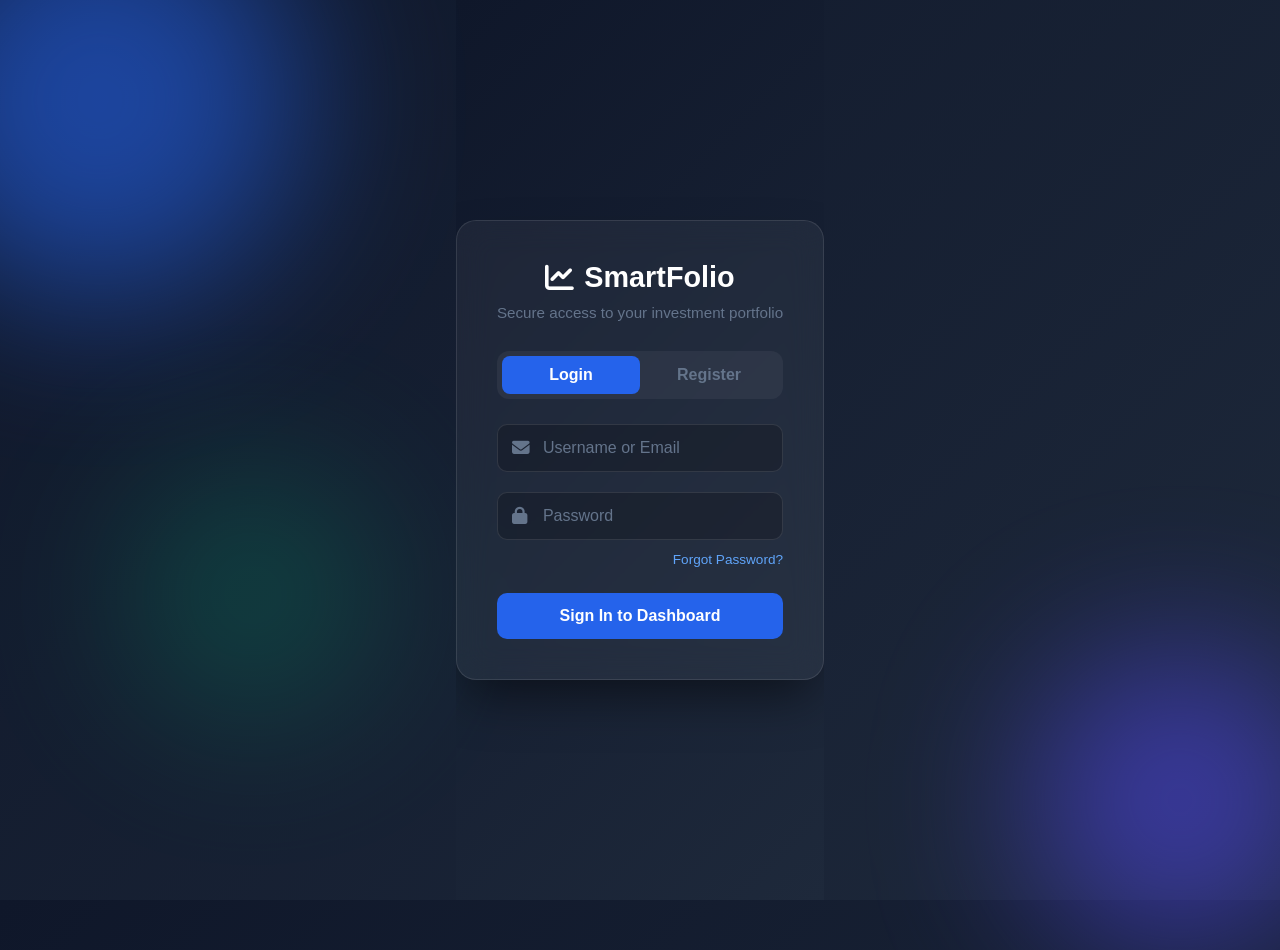
<file: about.html>
<!DOCTYPE html>
<html lang="en">
<head>
    <meta charset="UTF-8">
    <meta name="viewport" content="width=device-width, initial-scale=1.0">
    <title>About Team | Smart Digital Investment Dashboard</title>
        <!-- Auth Guard -->
    <script src="js/auth-guard.js"></script>
    <link rel="stylesheet" href="css/style.css">
    <link rel="stylesheet" href="https://cdnjs.cloudflare.com/ajax/libs/font-awesome/6.4.0/css/all.min.css">
    <style>
        .team-grid {
            display: grid;
            grid-template-columns: repeat(auto-fit, minmax(280px, 1fr));
            gap: 20px;
            margin-top: 20px;
        }
        .team-member {
            background-color: var(--bg-sidebar);
            padding: 30px;
            border-radius: 16px;
            text-align: center;
            border: 1px solid var(--border-color);
            transition: transform var(--transition-speed);
        }
        .team-member:hover {
            transform: translateY(-5px);
            border-color: var(--accent-blue);
        }
        .team-member img {
            border-radius: 50%;
            width: 100px;
            height: 100px;
            margin-bottom: 15px;
            border: 3px solid var(--accent-blue);
        }
        .team-member h3 {
            color: var(--text-primary);
            margin-bottom: 5px;
        }
        .team-member p {
            color: var(--text-secondary);
            font-size: 0.9rem;
            margin-bottom: 15px;
        }
        .role-tag {
            background-color: rgba(59, 130, 246, 0.2);
            color: var(--accent-blue);
            padding: 5px 10px;
            border-radius: 20px;
            font-size: 0.8rem;
            font-weight: bold;
        }
    </style>
</head>
<body class="dark-theme">
    <div class="dashboard-container">
        <!-- Sidebar Navigation -->
        <nav class="sidebar">
            <div class="sidebar-header">
                <h2><i class="fa-solid fa-chart-line"></i> SmartFolio</h2>
            </div>
            <ul class="nav-links">
                <li><a href="index.html"><i class="fa-solid fa-house"></i> Dashboard</a></li>
                <li><a href="investments.html"><i class="fa-solid fa-bitcoin"></i> Investments</a></li>
                <li><a href="business.html"><i class="fa-solid fa-briefcase"></i> Business Tracker</a></li>
                <li><a href="analytics.html"><i class="fa-solid fa-chart-pie"></i> Analytics</a></li>
                <li><a href="latest-stock-price.html"><i class="fa-solid fa-arrow-trend-up"></i> Latest Stock Price</a></li>
                <li><a href="pro-version.html" style="background: linear-gradient(135deg, #d4af37, #f3e5ab); color: #000; font-weight: bold; margin-bottom: 10px; box-shadow: 0 4px 15px rgba(212, 175, 55, 0.2);"><i class="fa-solid fa-crown"></i> Upgrade to Pro</a></li>
                <li class="active"><a href="about.html"><i class="fa-solid fa-users"></i> Team & About</a></li>
            </ul>
        </nav>

        <!-- Main Content -->
        <main class="main-content">
            <header class="top-navbar">
                <div class="search-bar">
                    <i class="fa-solid fa-search text-secondary" style="cursor:pointer;" onclick="document.getElementById('global-search').focus()"></i>
                    <input type="text" id="global-search" oninput="if(typeof handleSearch === 'function') handleSearch(event)" placeholder="Search assets, transactions...">
                </div>
                <div class="nav-icons" style="position: relative;">
                    <div class="dropdown-wrapper" style="position: relative; display: inline-block;">
                        <button class="icon-btn" onclick="toggleDropdown('notif-dropdown')"><i class="fa-regular fa-bell"></i><span class="badge">3</span></button>
                        <div id="notif-dropdown" class="nav-dropdown" style="display: none; position: absolute; top: 100%; right: -50px; background: var(--bg-card); border: 1px solid var(--border-color); padding: 15px; border-radius: 12px; width: 250px; box-shadow: 0 10px 15px rgba(0,0,0,0.1); z-index: 100; text-align: left;">
                            <h4 style="margin-bottom: 10px; font-size: 0.9rem; border-bottom: 1px solid var(--border-color); padding-bottom: 5px;">Notifications</h4>
                            <p style="font-size: 0.8rem; color: var(--text-secondary); margin-bottom: 8px;">🚀 Bitcoin is up 5% today!</p>
                            <p style="font-size: 0.8rem; color: var(--text-secondary); margin-bottom: 8px;">💰 Dividends received: $120.00</p>
                            <p style="font-size: 0.8rem; color: var(--text-secondary);">⚠️ Tesla stock dropped 2%.</p>
                        </div>
                    </div>
                    
                    <div class="dropdown-wrapper" style="position: relative; display: inline-block;">
                        <button class="icon-btn" onclick="toggleDropdown('msg-dropdown')"><i class="fa-regular fa-envelope"></i></button>
                        <div id="msg-dropdown" class="nav-dropdown" style="display: none; position: absolute; top: 100%; right: -20px; background: var(--bg-card); border: 1px solid var(--border-color); padding: 15px; border-radius: 12px; width: 240px; box-shadow: 0 10px 15px rgba(0,0,0,0.1); z-index: 100; text-align: left;">
                            <div style="display: flex; align-items: center; gap: 10px; margin-bottom: 12px;">
                                <img src="https://ui-avatars.com/api/?name=Creator&background=10B981&color=fff" style="width: 35px; border-radius: 50%;" alt="Creator">
                                <div>
                                    <h4 style="font-size: 0.9rem; margin: 0;">Developer</h4>
                                    <p style="font-size: 0.75rem; color: var(--text-secondary); margin: 0;">Creator & Maintainer</p>
                                </div>
                            </div>
                            <div style="font-size: 0.8rem; color: var(--text-secondary); margin-bottom: 5px;"><i class="fa-solid fa-envelope"></i> developer@example.com</div>
                            <div style="font-size: 0.8rem; color: var(--text-secondary);"><i class="fa-solid fa-phone"></i> +1 (555) 123-4567</div>
                        </div>
                    </div>

                    <div class="user-profile" style="margin-left: 10px;">
                        <img id="user-avatar" src="https://ui-avatars.com/api/?name=User&background=2563EB&color=fff" alt="User">
                    </div>
                </div>
            </header>

            <div style="display: flex; justify-content: space-between; align-items: center; margin-bottom: 25px;">
                <h1>About The Project</h1>
            </div>

            <section class="page-section">
                <h2>Objective</h2>
                <p style="color: var(--text-secondary); line-height: 1.6; margin-top: 10px;">
                    This project is a high-end Smart Digital Investment & Business Portfolio Dashboard. Designed to present a corporate, modern fintech interface, this system enables seamless tracking of both personal investments (Cryptocurrency, Stocks) and private Business Income/Expenses. It features an interactive UI with complete DOM manipulation and Local Storage persistence.
                </p>
            </section>

            <section>
                <h2>Development Team</h2>
                <div class="team-grid">
                    <div class="team-member">
                        <img src="https://ui-avatars.com/api/?name=Member+1&background=8B5CF6&color=fff" alt="Member 1">
                        <h3>Member 1</h3>
                        <p>UI & Layout Design</p>
                        <span class="role-tag">Dashboard & CSS</span>
                    </div>
                    <div class="team-member">
                        <img src="https://ui-avatars.com/api/?name=Member+2&background=10B981&color=fff" alt="Member 2">
                        <h3>Member 2</h3>
                        <p>Investment Logic</p>
                        <span class="role-tag">Crypto & Stocks Data</span>
                    </div>
                    <div class="team-member">
                        <img src="https://ui-avatars.com/api/?name=Member+3&background=F59E0B&color=fff" alt="Member 3">
                        <h3>Member 3</h3>
                        <p>Business Analytics</p>
                        <span class="role-tag">Cashflow & Charts</span>
                    </div>
                </div>
            </section>
        </main>
    </div>

</body>
</html>
</file>
<file: css/style.css>
@import url('style-addons.css');

:root {
    /* Light Fintech Theme Colors */
    --bg-dark: #f1f5f9;        /* Slate 100 - Main Background */
    --bg-card: #ffffff;        /* White - Cards */
    --bg-sidebar: #ffffff;     /* White - Sidebar */
    --text-primary: #0f172a;   /* Slate 900 - Headings & Main Text */
    --text-secondary: #64748b; /* Slate 500 - Secondary Text */
    --accent-blue: #2563eb;    /* Blue 600 - Primary Brand */
    --accent-indigo: #4f46e5;  /* Indigo 600 */
    --profit-green: #059669;   /* Emerald 600 - Profit */
    --loss-red: #dc2626;       /* Red 600 - Loss */
    --border-color: #e2e8f0;   /* Slate 200 - Borders */
    
    --transition-speed: 0.3s;
}

* {
    margin: 0;
    padding: 0;
    box-sizing: border-box;
    font-family: 'Inter', -apple-system, BlinkMacSystemFont, 'Segoe UI', Roboto, sans-serif;
}

body {
    background-color: var(--bg-dark);
    color: var(--text-primary);
    overflow-x: hidden;
}

/* Layout */
.dashboard-container {
    display: flex;
    min-height: 100vh;
}

/* Sidebar */
.sidebar {
    width: 250px;
    background-color: var(--bg-sidebar);
    padding: 20px;
    border-right: 1px solid var(--border-color);
    display: flex;
    flex-direction: column;
}

.sidebar-header h2 {
    color: var(--accent-blue);
    font-size: 1.5rem;
    margin-bottom: 30px;
    display: flex;
    align-items: center;
    gap: 10px;
}

.nav-links {
    list-style: none;
    display: flex;
    flex-direction: column;
    gap: 10px;
}

.nav-links li a {
    text-decoration: none;
    color: var(--text-secondary);
    padding: 12px 15px;
    border-radius: 8px;
    display: flex;
    align-items: center;
    gap: 15px;
    transition: all var(--transition-speed);
    font-weight: 500;
}

.nav-links li a:hover, .nav-links li.active a {
    background-color: rgba(59, 130, 246, 0.1);
    color: var(--accent-blue);
}

/* Main Content */
.main-content {
    flex: 1;
    padding: 30px 40px;
    overflow-y: auto;
}

.top-header {
    display: flex;
    justify-content: space-between;
    align-items: center;
    margin-bottom: 40px;
}

.user-profile img {
    border-radius: 50%;
    width: 40px;
    height: 40px;
    border: 2px solid var(--accent-blue);
}

/* Summary Cards */
.summary-cards {
    display: grid;
    grid-template-columns: repeat(auto-fit, minmax(240px, 1fr));
    gap: 20px;
    margin-bottom: 40px;
}

.card {
    background-color: var(--bg-card);
    padding: 20px;
    border-radius: 16px;
    display: flex;
    align-items: center;
    gap: 20px;
    box-shadow: 0 4px 6px -1px rgba(0, 0, 0, 0.1);
    border: 1px solid var(--border-color);
    transition: transform var(--transition-speed);
}

.card:hover {
    transform: translateY(-5px);
}

.card-icon {
    width: 50px;
    height: 50px;
    border-radius: 12px;
    background-color: rgba(59, 130, 246, 0.2);
    color: var(--accent-blue);
    display: flex;
    align-items: center;
    justify-content: center;
    font-size: 1.5rem;
}

.card-icon.profit {
    background-color: rgba(16, 185, 129, 0.2);
    color: var(--profit-green);
}

.card-info h3 {
    font-size: 0.9rem;
    color: var(--text-secondary);
    margin-bottom: 5px;
}

.text-green { color: var(--profit-green); }
.text-red { color: var(--loss-red); }

/* Charts Section */
.charts-section {
    display: grid;
    grid-template-columns: 1fr 1fr;
    gap: 20px;
}

.chart-container {
    background-color: var(--bg-card);
    padding: 20px;
    border-radius: 16px;
    border: 1px solid var(--border-color);
}

.chart-container h3 {
    margin-bottom: 20px;
    color: var(--text-secondary);
}

/* Forms & Tables styling for other pages */
.page-section {
    background-color: var(--bg-card);
    padding: 25px;
    border-radius: 16px;
    border: 1px solid var(--border-color);
    margin-bottom: 30px;
}

.form-group {
    margin-bottom: 15px;
}

.form-group label {
    display: block;
    margin-bottom: 5px;
    color: var(--text-secondary);
}

.form-control {
    width: 100%;
    padding: 10px 15px;
    background-color: var(--bg-dark);
    border: 1px solid var(--border-color);
    color: var(--text-primary);
    border-radius: 8px;
}

.btn {
    padding: 10px 20px;
    border: none;
    border-radius: 8px;
    cursor: pointer;
    font-weight: bold;
    transition: background var(--transition-speed);
}

.btn-primary {
    background-color: var(--accent-blue);
    color: white;
}

.btn-primary:hover {
    background-color: #2563eb;
}

.btn-danger {
    background-color: var(--loss-red);
    color: white;
}

/* Animations */
@keyframes fadeIn {
    from { opacity: 0; transform: translateY(10px); }
    to { opacity: 1; transform: translateY(0); }
}

.main-content {
    animation: fadeIn 0.5s ease-out;
}

/* Tables */
table {
    width: 100%;
    border-collapse: collapse;
    margin-top: 20px;
}

th, td {
    padding: 15px;
    text-align: left;
    border-bottom: 1px solid var(--border-color);
}

th {
    color: var(--text-secondary);
    font-weight: 500;
}

/* Responsiveness */
@media (max-width: 1024px) {
    .charts-section {
        grid-template-columns: 1fr;
    }
}
@media (max-width: 768px) {
    .dashboard-container {
        flex-direction: column;
    }
    .sidebar {
        width: 100%;
        border-right: none;
        border-bottom: 1px solid var(--border-color);
        padding: 15px;
    }
    .nav-links {
        flex-direction: row;
        flex-wrap: wrap;
        justify-content: center;
    }
}
</file>
